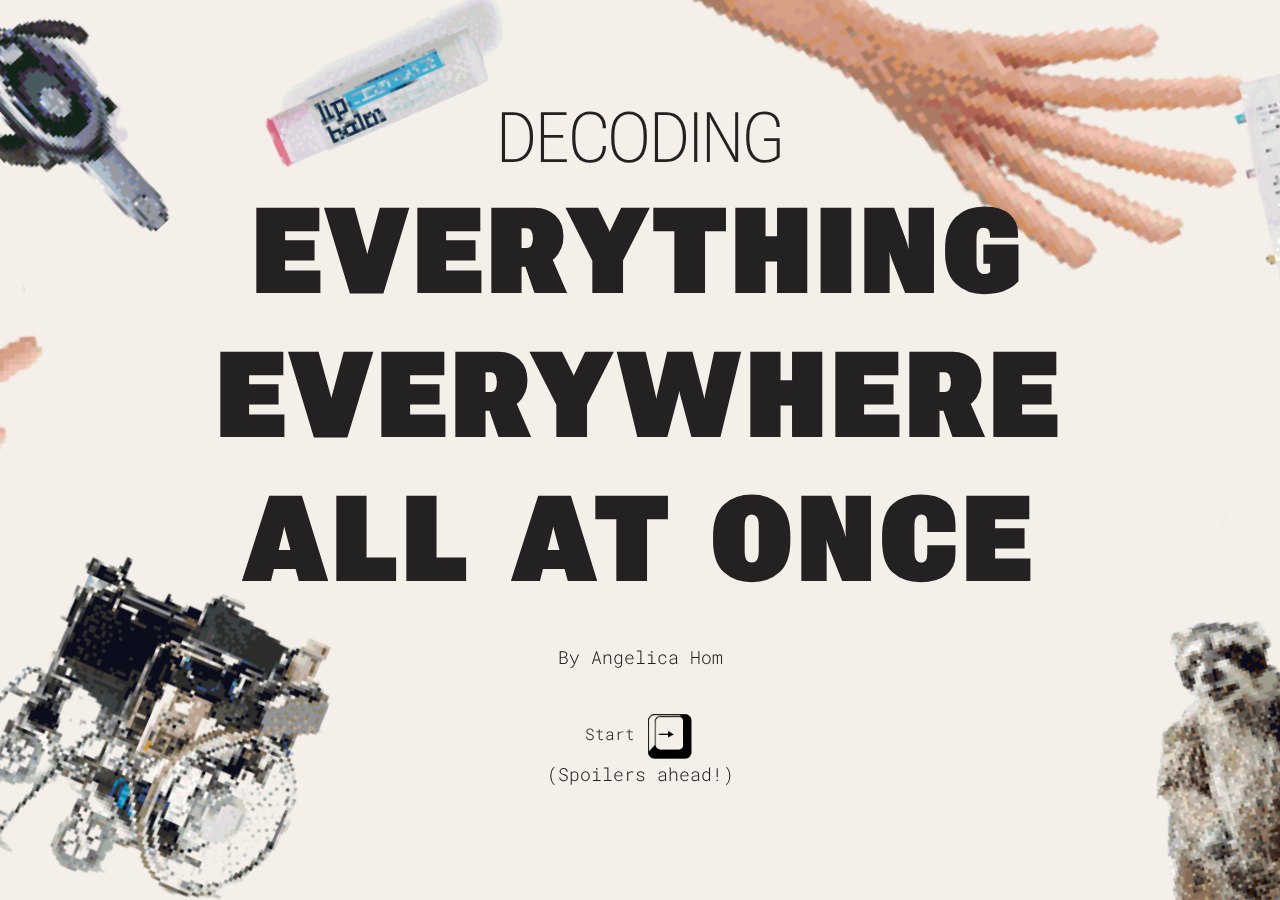
<file: index.html>
<!DOCTYPE html>
<html lang="en">
  <head>
    <meta charset="utf-8" />
    <meta name="viewport" content="width=device-width, initial-scale=1" />
    <link rel="icon" href="assets/images/Googly Eyes Icon.png" type="image/x-icon">
    <title>Decoding Everything Everywhere All at Once</title>
    <link
      href="https://fonts.googleapis.com/css2?family=Roboto+Flex:wght@100;200;300;400;500;600;700;800;900;1000&display=swap"
      rel="stylesheet"
    />
    <link
      href="https://fonts.googleapis.com/css2?family=Roboto+Mono:ital,wght@0,100;0,200;0,300;0,400;0,500;0,600;0,700;1,100;1,200;1,300;1,400;1,500;1,600;1,700&display=swap"
      rel="stylesheet"
    />
    <link
      href="https://cdn.jsdelivr.net/npm/bootstrap@5.1.3/dist/css/bootstrap.min.css"
      rel="stylesheet"
    />
    <link href="assets/css/index.css" rel="stylesheet" />
  </head>
  <body>
    <div class="background">
      <img src="assets/images/Background.svg" alt="Hotdog hands background" />
    </div>

    <div
      class="container-fluid hero-container d-flex align-items-center text-center"
    >
      <div>
        <h1 class="hero-text">
          <span class="decoding">DECODING</span><br /><span class="else"
            >EVERYTHING<br />EVERYWHERE<br />ALL AT ONCE</span
          >
        </h1>
        <br />
        <p>By Angelica Hom</p>
        <br /><a class="navbar-brand" href="intro.html">
          Start
          <img src="assets/images/Right Arrow.png" alt="Intro" height="50" />
        </a>
        <br />
        <p>(Spoilers ahead!)</p>
      </div>
    </div>

    <div id="desktop-message">
      <p>
        Sorry, this website is best viewed in the desktop universe for a better experience.
        <br /><br />
        <img
          src="assets/images/Bagel.png"
          alt="A black Everything Bagel from the film Everything Everywhere All at Once"
          height="100"
          class="spin"
          id="bagel-image"
        />
      </p>
    </div>

    <script src="https://cdn.jsdelivr.net/npm/bootstrap@5.1.3/dist/js/bootstrap.bundle.min.js"></script>
    <script defer src="assets/js/script.js"></script>
  </body>
</html>
</file>
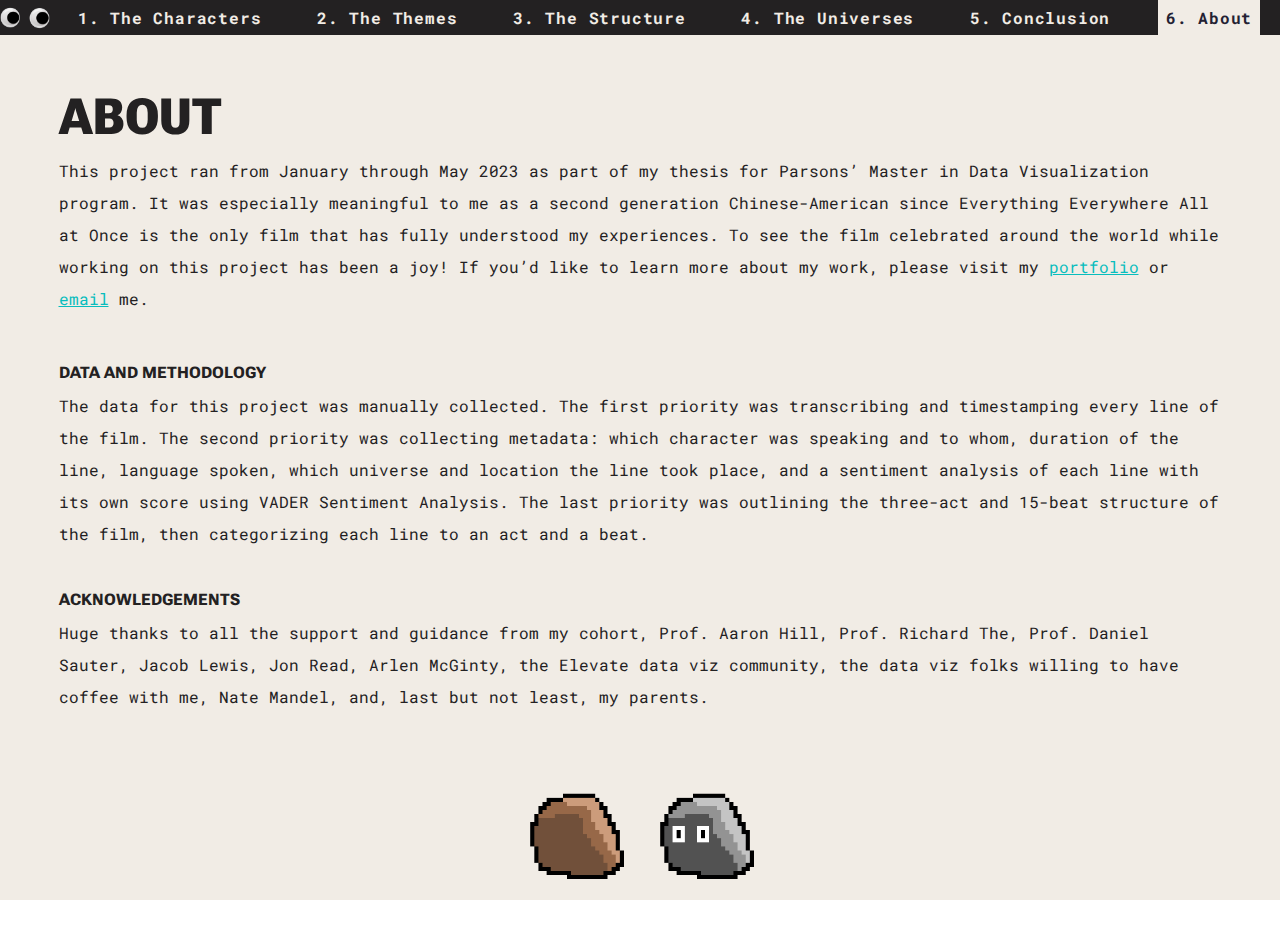
<file: about.html>
<!DOCTYPE html>
<html lang="en">
  <head>
    <meta charset="utf-8" />
    <meta name="viewport" content="width=device-width, initial-scale=1" />
    <link rel="icon" href="assets/images/Googly Eyes Icon.png" type="image/x-icon">
    <link
      href="https://cdn.jsdelivr.net/npm/bootstrap@5.1.3/dist/css/bootstrap.min.css"
      rel="stylesheet"
    />
    <link href="assets/css/about.css" rel="stylesheet" />
    <title>Decoding Everything Everywhere All at Once</title>
  </head>
  <body>
    <nav class="navbar navbar-expand-lg navbar-custom">
      <div class="container-fluid">
        <a class="navbar-brand" href="index.html">
          <img
            src="assets/images/Googly Eyes.png"
            alt="Decoding Everything Everywhere All at Once"
            height="50"
          />
        </a>
        <div class="collapse navbar-collapse" id="navbarNav">
          <ul class="navbar-nav mx-auto">
            <li class="nav-item">
              <a class="nav-link" href="characters.html">1. The Characters</a>
            </li>
            <li class="nav-item">
              <a class="nav-link" href="themes.html">2. The Themes</a>
            </li>
            <li class="nav-item">
              <a class="nav-link" href="structure.html">3. The Structure</a>
            </li>
            <li class="nav-item">
              <a class="nav-link" href="universes.html">4. The Universes</a>
            </li>
            <li class="nav-item">
              <a class="nav-link" href="conclusion.html">5. Conclusion</a>
            </li>
            <li class="nav-item">
              <a class="nav-link btn-selected" href="about.html">6. About</a>
            </li>
          </ul>
        </div>
      </div>
    </nav>

    <div
      class="container-fluid hero-container d-flex justify-content-center align-items-center"
    >
      <div id="content">
        <h2>ABOUT</h2>
        <p>
          This project ran from January through May 2023 as part of my thesis
          for Parsons’ Master in Data Visualization program. It was especially
          meaningful to me as a second generation Chinese-American since
          Everything Everywhere All at Once is the only film that has fully
          understood my experiences. To see the film celebrated around the
          world while working on this project has been a joy! If you’d like to
          learn more about my work, please visit my <a href="https://www.angelicahom.com/" target="_blank">portfolio</a> or <a href="mailto: angelica.hom@gmail.com" target="_blank">email</a> me.<br />
          <br />
        </p>
        <h3>DATA AND METHODOLOGY</h3>
        <p>
          The data for this project was manually collected. The first priority
          was transcribing and timestamping every line of the film. The second
          priority was collecting metadata: which character was speaking and to
          whom, duration of the line, language spoken, which universe and
          location the line took place, and a sentiment analysis of each line
          with its own score using VADER Sentiment Analysis. The last priority
          was outlining the three-act and 15-beat structure of the film, then
          categorizing each line to an act and a beat.
        </p>
        <br />
        <h3>ACKNOWLEDGEMENTS</h3>
        <p>
          Huge thanks to all the support and guidance from my cohort, Prof.
          Aaron Hill, Prof. Richard The, Prof. Daniel Sauter, Jacob Lewis, Jon Read, Arlen McGinty, the
          Elevate data viz community, the data viz folks willing to have coffee
          with me, Nate Mandel, and, last but not least, my parents.
        </p>
        <br />
        <span class="giphy-center">
          <img
            src="assets/images/Rock Joy.gif"
            alt="Pixel version of Joy as a talking rock from Everything Everywhere All at Once"
            height="130"
          />
          <img
            src="assets/images/Rock Evelyn.gif"
            alt="Pixel version of Evelyn as a talking rock from Everything Everywhere All at Once"
            height="130"
          />
        </span>
      </div>
    </div>

    <div id="desktop-message">
      <p>
        Sorry, this website is best viewed in the desktop universe for a better experience.
        <br /><br />
        <img
          src="assets/images/Bagel.png"
          alt="A black Everything Bagel from the film Everything Everywhere All at Once"
          height="100"
          class="spin"
          id="bagel-image"
        />
      </p>
    </div>

    <script>
      document.addEventListener("keydown", function (event) {
        if (event.code === "ArrowLeft") {
          window.location.href = "conclusion.html";
        }
      });
    </script>

    <script src="https://cdn.jsdelivr.net/npm/@popperjs/core@2.11.6/dist/umd/popper.min.js"></script>
    <script src="https://cdn.jsdelivr.net/npm/bootstrap@5.1.3/dist/js/bootstrap.min.js"></script>
  </body>
</html>
</file>
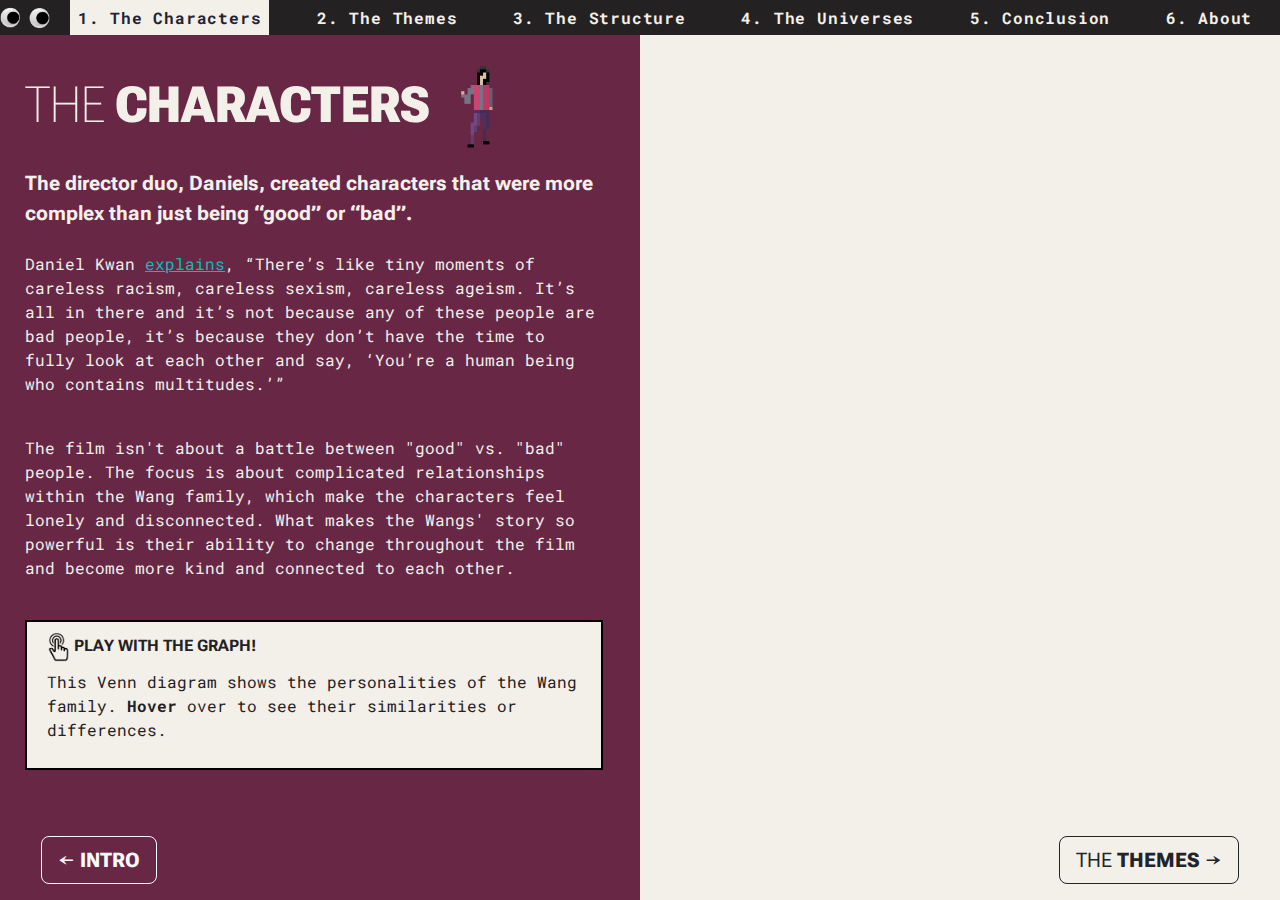
<file: characters.html>
<!DOCTYPE html>
<html lang="en">
  <head>
    <meta charset="utf-8" />
    <meta name="viewport" content="width=device-width, initial-scale=1" />
    <link rel="icon" href="assets/images/Googly Eyes Icon.png" type="image/x-icon">
    <link
      href="https://cdn.jsdelivr.net/npm/bootstrap@5.1.3/dist/css/bootstrap.min.css"
      rel="stylesheet"
    />
    <link href="assets/css/styles.css" rel="stylesheet" />
    <link href="assets/css/characters.css" rel="stylesheet" />
    <title>Decoding Everything Everywhere All at Once</title>
  </head>
  <body>
    <nav class="navbar navbar-expand-lg navbar-custom">
      <div class="container-fluid">
        <a class="navbar-brand" href="index.html">
          <img
            src="assets/images/Googly Eyes.png"
            alt="Decoding Everything Everywhere All at Once"
            height="50"
          />
        </a>
        <div class="collapse navbar-collapse" id="navbarNav">
          <ul class="navbar-nav mx-auto">
            <li class="nav-item">
              <!-- Add "btn-characters" class to the "Characters" button -->
              <a class="nav-link btn-selected" href="characters.html"
                >1. The Characters</a
              >
            </li>
            <li class="nav-item">
              <a class="nav-link" href="themes.html">2. The Themes</a>
            </li>
            <li class="nav-item">
              <a class="nav-link" href="structure.html">3. The Structure</a>
            </li>
            <li class="nav-item">
              <a class="nav-link" href="universes.html">4. The Universes</a>
            </li>
            <li class="nav-item">
              <a class="nav-link" href="conclusion.html">5. Conclusion</a>
            </li>
            <li class="nav-item">
              <a class="nav-link" href="about.html">6. About</a>
            </li>
          </ul>
        </div>
      </div>
    </nav>

    <div class="container-fluid">
      <div class="row">
        <div
          class="col-md-6 d-flex flex-column justify-content-center left-section"
        >
          <div id="content">
            <h2>
              THE <span class="bold">CHARACTERS</span
              ><img
                src="assets/images/Pixel Evelyn.gif"
                alt="Pixelated Evelyn"
                height="100"
              />
            </h2>
            <span class="subheading"
              >The director duo, Daniels, created characters that were
              more complex than just being “good” or “bad”.</span
            >
            <br /><br />
            <p>
              Daniel Kwan
              <a
                href="https://screencraft.org/blog/script-apart-the-daniels-unpack-everything-everywhere-all-at-once/"
                target="_blank"
                >explains</a
              >, “There’s like tiny moments of careless racism, careless sexism,
              careless ageism. It’s all in there and it’s not because any of
              these people are bad people, it’s because they don’t have the time
              to fully look at each other and say, ‘You’re a human being who
              contains multitudes.’”
            </p>
            <br />
            <p>
              The film isn't about a battle between "good" vs. "bad" people. The focus
              is about complicated relationships within the Wang family, which make the characters
              feel lonely and disconnected. What makes the Wangs' story so powerful is their ability to
              change throughout the film and become more kind and connected to each other.
            </p>
            <br />
            <div class="interact">
              <h3>
                <img
                  src="assets/images/Tap.png"
                  alt="UX Tap Icon"
                  height="30"
                />
                PLAY WITH THE GRAPH!
              </h3>
              <p>
                This Venn diagram shows the personalities of
                the Wang family. <b>Hover</b> over to
                see their similarities or differences.
              </p>
            </div>
          </div>
        </div>

        <div class="col-md-6 right-section">
          <div id="container" style="width: 800px; height: 600px"></div>
        </div>

        <div class="nav-sticky-bottom">
          <div class="d-flex justify-content-between">
            <a href="intro.html" class="btn btn-outline-light btn-lg"
              ><span class="button-bold">← INTRO</span></a
            >
            <a href="themes.html" class="btn btn-outline-dark btn-lg"
              >THE <span class="button-bold">THEMES →</span></a
            >
          </div>
        </div>
      </div>
    </div>

    <div id="desktop-message">
      <p>
        Sorry, this website is best viewed in the desktop universe for a better experience.
        <br /><br />
        <img
          src="assets/images/Bagel.png"
          alt="A black Everything Bagel from the film Everything Everywhere All at Once"
          height="100"
          class="spin"
          id="bagel-image"
        />
      </p>
    </div>

    <script src="https://cdn.jsdelivr.net/npm/@popperjs/core@2.11.6/dist/umd/popper.min.js"></script>
    <script src="https://cdn.jsdelivr.net/npm/bootstrap@5.1.3/dist/js/bootstrap.min.js"></script>
    <script src="https://cdn.anychart.com/releases/8.9.0/js/anychart-core.min.js"></script>
    <script src="https://cdn.anychart.com/releases/8.9.0/js/anychart-venn.min.js"></script>
    <script src="https://cdn.anychart.com/releases/8.11.0/js/anychart-data-adapter.min.js"></script>
    <script src="assets/js/characters.js"></script>
  </body>
</html>
</file>
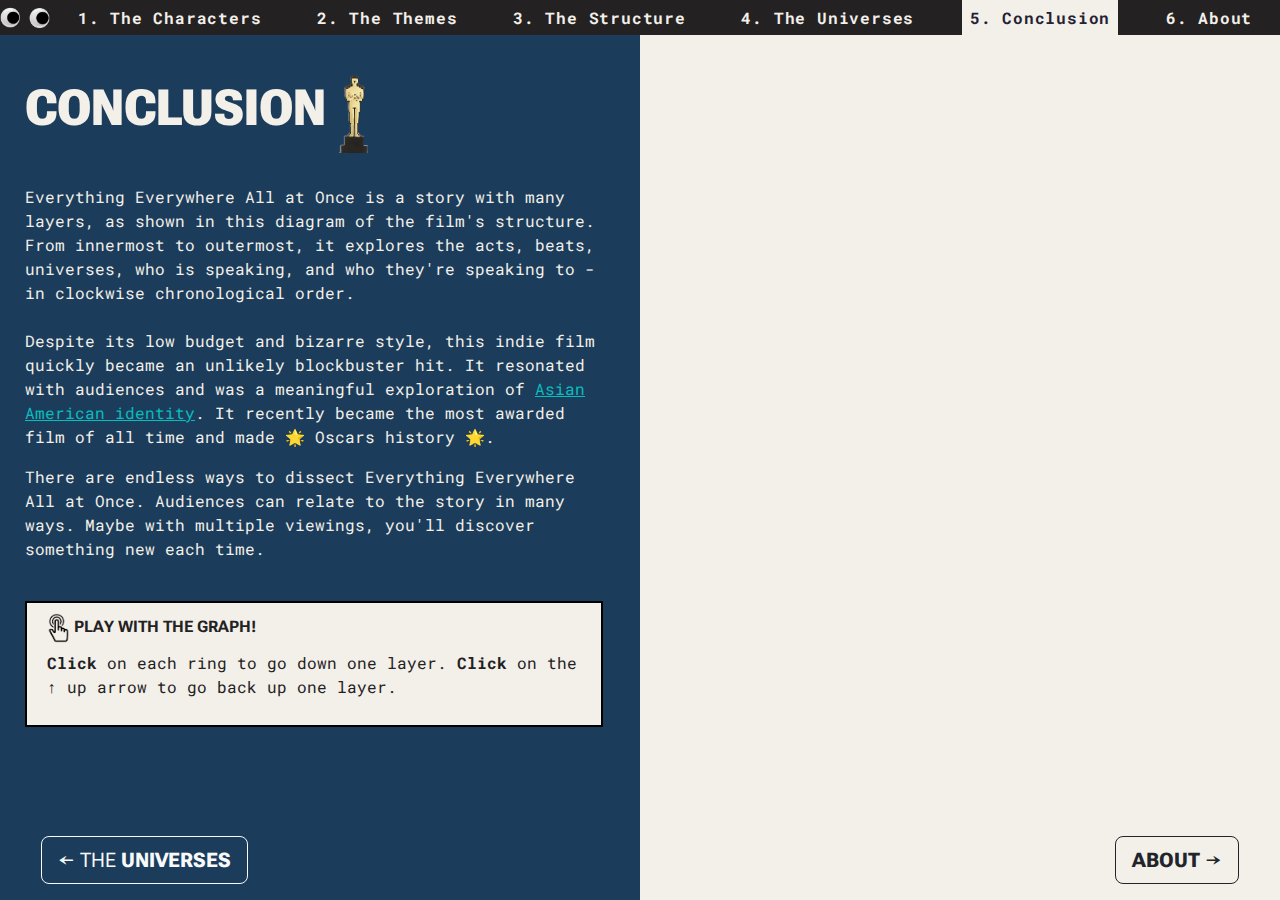
<file: conclusion.html>
<!DOCTYPE html>
<html lang="en">
  <head>
    <meta charset="utf-8" />
    <meta name="viewport" content="width=device-width, initial-scale=1" />
    <link rel="icon" href="assets/images/Googly Eyes Icon.png" type="image/x-icon">
    <link
      href="https://cdn.jsdelivr.net/npm/bootstrap@5.1.3/dist/css/bootstrap.min.css"
      rel="stylesheet"
    />
    <link href="assets/css/styles.css" rel="stylesheet" />
    <link href="assets/css/conclusion.css" rel="stylesheet" />
    <title>Decoding Everything Everywhere All at Once</title>
  </head>
  <body>
    <nav class="navbar navbar-expand-lg navbar-custom">
      <div class="container-fluid">
        <a class="navbar-brand" href="index.html">
          <img
            src="assets/images/Googly Eyes.png"
            alt="Decoding Everything Everywhere All at Once"
            height="50"
          />
        </a>
        <div class="collapse navbar-collapse" id="navbarNav">
          <ul class="navbar-nav mx-auto">
            <li class="nav-item">
              <a class="nav-link" href="characters.html">1. The Characters</a>
            </li>
            <li class="nav-item">
              <a class="nav-link" href="themes.html">2. The Themes</a>
            </li>
            <li class="nav-item">
              <a class="nav-link" href="structure.html">3. The Structure</a>
            </li>
            <li class="nav-item">
              <a class="nav-link" href="universes.html">4. The Universes</a>
            </li>
            <li class="nav-item">
              <a class="nav-link btn-selected" href="conclusion.html"
                >5. Conclusion</a
              >
            </li>
            <li class="nav-item">
              <a class="nav-link" href="about.html">6. About</a>
            </li>
          </ul>
        </div>
      </div>
    </nav>

    <div class="container-fluid">
      <div class="row">
        <div
          class="col-md-6 d-flex flex-column justify-content-center left-section"
        >
          <div id="content">
            <h2>
              <span class="bold">CONCLUSION </span
              ><img
                src="assets/images/Pixel Oscar.png"
                alt="Pixelated Oscar Award"
                height="80"
              />
            </h2>
            <br />
            <p>
              Everything Everywhere All at Once is a story with many layers,
              as shown in this diagram of the film's structure. From 
              innermost to outermost, it explores the acts, beats, universes,
              who is speaking, and who they're speaking to - in clockwise chronological
              order.<br />
              <br />Despite its low budget and bizarre style, this indie film quickly became an unlikely blockbuster hit. It 
              resonated with audiences and was a meaningful exploration of <a href="https://www.rogerebert.com/features/the-impact-of-everything-everywhere-all-at-once-on-the-asian-american-community" target="_blank">Asian American identity</a>. It
              recently became the most awarded film of all time and
              made 🌟 Oscars history 🌟.
            </p>
            <p>
              There are endless ways to dissect Everything Everywhere All at
              Once. Audiences can relate to the story in many ways.
              Maybe with multiple viewings, you'll discover something new
              each time.
            </p>
            <br />

            <div class="interact">
              <h3>
                <img
                  src="assets/images/Tap.png"
                  alt="UX Tap Icon"
                  height="30"
                />
                PLAY WITH THE GRAPH!
              </h3>
              <p>
                <b>Click</b> on each ring to go down one layer. <b>Click</b>
                on the ↑ up arrow to go back up one layer.
              </p>
            </div>
          </div>
        </div>

        <div class="col-md-6 right-section">
          <div class="flourish-embed-container">
            <div
              class="flourish-embed flourish-hierarchy"
              data-src="visualisation/13259897"
            >
              <script src="https://public.flourish.studio/resources/embed.js"></script>
            </div>
          </div>
        </div>

        <div class="nav-sticky-bottom">
          <div class="d-flex justify-content-between">
            <a href="universes.html" class="btn btn-outline-light btn-lg"
              >← THE <span class="button-bold">UNIVERSES</span></a
            >
            <a href="about.html" class="btn btn-outline-dark btn-lg"
              ><span class="button-bold">ABOUT →</span></a
            >
          </div>
        </div>
      </div>
    </div>

    <div id="desktop-message">
      <p>
        Sorry, this website is best viewed in the desktop universe for a better experience.
        <br /><br />
        <img
          src="assets/images/Bagel.png"
          alt="A black Everything Bagel from the film Everything Everywhere All at Once"
          height="100"
          class="spin"
          id="bagel-image"
        />
      </p>
    </div>

    <script src="https://cdn.jsdelivr.net/npm/@popperjs/core@2.11.6/dist/umd/popper.min.js"></script>
    <script src="https://cdn.jsdelivr.net/npm/bootstrap@5.1.3/dist/js/bootstrap.min.js"></script>
    <script src="assets/js/conclusion.js"></script>
  </body>
</html>
</file>
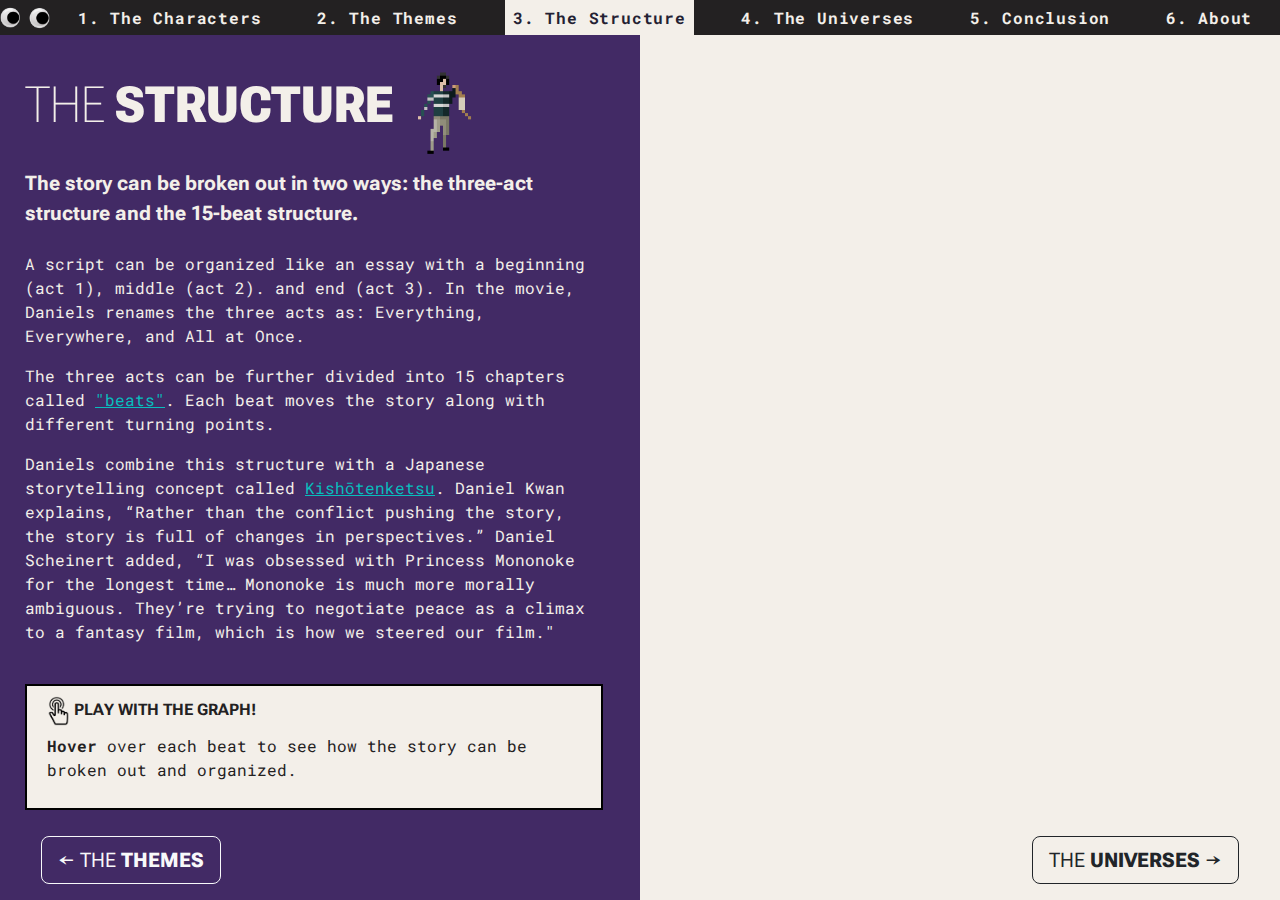
<file: structure.html>
<!DOCTYPE html>
<html lang="en">
  <head>
    <meta charset="utf-8" />
    <meta name="viewport" content="width=device-width, initial-scale=1" />
    <link rel="icon" href="assets/images/Googly Eyes Icon.png" type="image/x-icon">
    <link
      href="https://cdn.jsdelivr.net/npm/bootstrap@5.1.3/dist/css/bootstrap.min.css"
      rel="stylesheet"
    />
    <link href="assets/css/styles.css" rel="stylesheet" />
    <link href="assets/css/structure.css" rel="stylesheet" />
    <title>Decoding Everything Everywhere All at Once</title>
  </head>
  <body>
    <nav class="navbar navbar-expand-lg navbar-custom">
      <div class="container-fluid">
        <a class="navbar-brand" href="index.html">
          <img
            src="assets/images/Googly Eyes.png"
            alt="Decoding Everything Everywhere All at Once"
            height="50"
          />
        </a>
        <div class="collapse navbar-collapse" id="navbarNav">
          <ul class="navbar-nav mx-auto">
            <li class="nav-item">
              <a class="nav-link" href="characters.html">1. The Characters</a>
            </li>
            <li class="nav-item">
              <a class="nav-link" href="themes.html">2. The Themes</a>
            </li>
            <li class="nav-item">
              <a class="nav-link btn-selected" href="structure.html"
                >3. The Structure</a
              >
            </li>
            <li class="nav-item">
              <a class="nav-link" href="universes.html">4. The Universes</a>
            </li>
            <li class="nav-item">
              <a class="nav-link" href="conclusion.html">5. Conclusion</a>
            </li>
            <li class="nav-item">
              <a class="nav-link" href="about.html">6. About</a>
            </li>
          </ul>
        </div>
      </div>
    </nav>

    <div class="container-fluid">
      <div class="row">
        <div
          class="col-md-6 d-flex flex-column justify-content-center left-section"
        >
          <div id="content">
            <h2>
              THE <span class="bold">STRUCTURE</span
              ><img
                src="assets/images/Pixel Waymond.gif"
                alt="Pixelated Waymond"
                height="100"
              />
            </h2>
            <span class="subheading"
              >The story can be broken out in two ways: the
              three-act structure and the 15-beat structure.</span
            >
            <br /><br />
            <p>
              A script can be organized like an essay with a beginning (act 1), 
              middle (act 2). and end (act 3). In the movie, Daniels 
              renames the three acts as:
              Everything, Everywhere, and All at Once.
            </p>
            <p>
              The three acts can be further divided into 15 chapters called
              <a
                href="https://savethecat.com/get-started#1565365814194-e72fe034-d83c"
                target="_blank"
                >"beats"</a
              >. Each beat moves the story along with different turning points.
            </p>
            <p>
              Daniels combine this structure with a Japanese storytelling
              concept called
              <a
                href="https://gizmodo.com/everything-everywhere-all-at-once-interview-the-daniels-1848778652"
                target="_blank"
                >Kishōtenketsu</a
              >. Daniel Kwan explains, “Rather than the conflict pushing the
              story, the story is full of changes in perspectives.” Daniel
              Scheinert added, “I was obsessed with Princess Mononoke for the
              longest time… Mononoke is much more morally ambiguous. They’re
              trying to negotiate peace as a climax to a fantasy film, which is
              how we steered our film."
            </p>
            <br />
            <div class="interact">
              <h3>
                <img
                  src="assets/images/Tap.png"
                  alt="UX Tap Icon"
                  height="30"
                />
                PLAY WITH THE GRAPH!
              </h3>
              <p>
                <b>Hover</b> over each beat to see how the story can be broken out
                and organized.
              </p>
            </div>
          </div>
        </div>

        <div class="col-md-6 right-section">
          <div class="flourish-embed-container">
            <div
              class="flourish-embed flourish-gantt"
              data-src="visualisation/13295955"
            >
              <script src="https://public.flourish.studio/resources/embed.js"></script>
            </div>
          </div>
        </div>

        <div class="nav-sticky-bottom">
          <div class="d-flex justify-content-between">
            <a href="themes.html" class="btn btn-outline-light btn-lg"
              >← THE <span class="button-bold">THEMES</span></a
            >
            <a href="universes.html" class="btn btn-outline-dark btn-lg"
              >THE <span class="button-bold">UNIVERSES →</span></a
            >
          </div>
        </div>
      </div>
    </div>

    <div id="desktop-message">
      <p>
        Sorry, this website is best viewed in the desktop universe for a better experience.
        <br /><br />
        <img
          src="assets/images/Bagel.png"
          alt="A black Everything Bagel from the film Everything Everywhere All at Once"
          height="100"
          class="spin"
          id="bagel-image"
        />
      </p>
    </div>

    <script src="https://cdn.jsdelivr.net/npm/@popperjs/core@2.11.6/dist/umd/popper.min.js"></script>
    <script src="https://cdn.jsdelivr.net/npm/bootstrap@5.1.3/dist/js/bootstrap.min.js"></script>
    <script src="assets/js/structure.js"></script>
  </body>
</html>
</file>
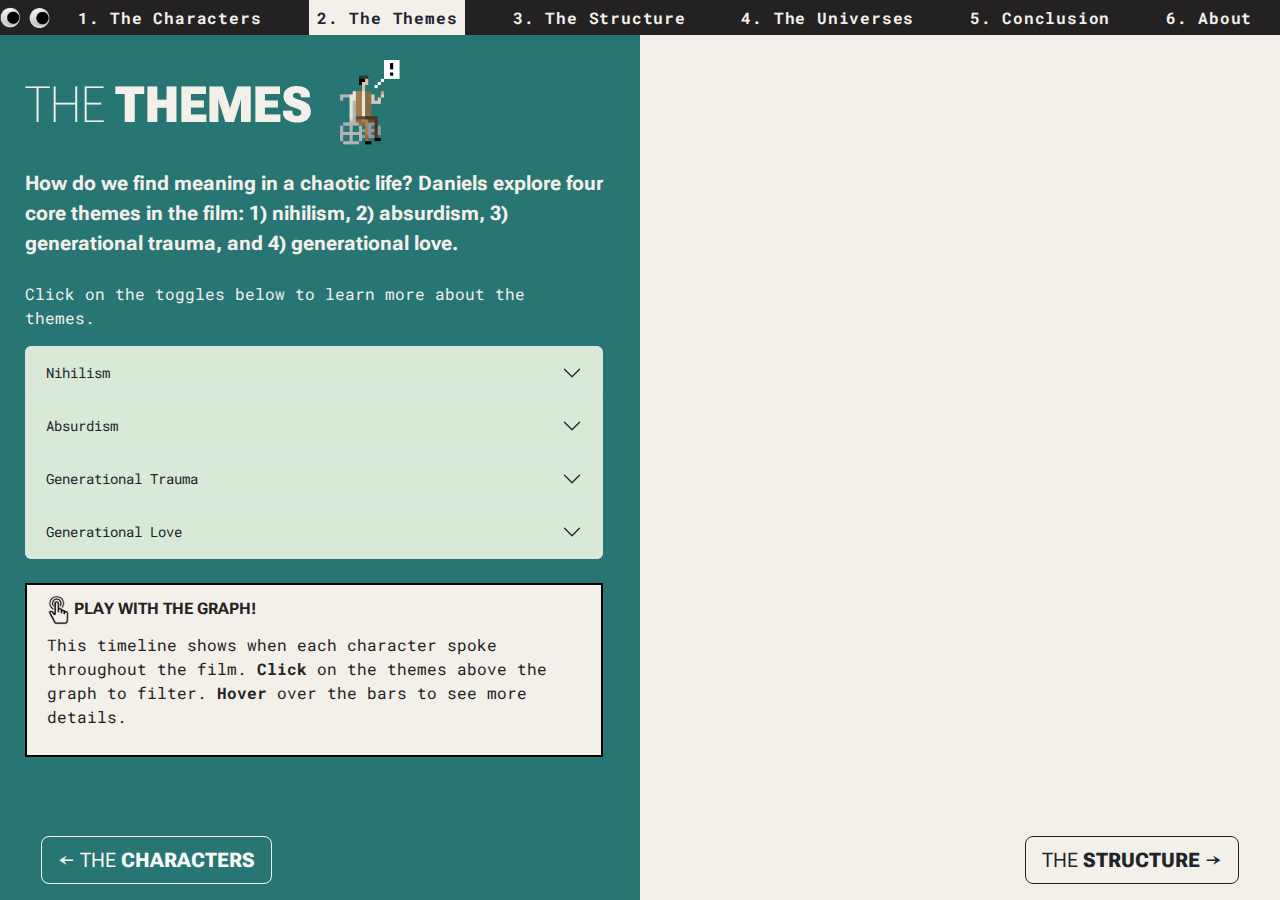
<file: themes.html>
<!DOCTYPE html>
<html lang="en">
  <head>
    <meta charset="utf-8" />
    <meta name="viewport" content="width=device-width, initial-scale=1" />
    <link rel="icon" href="assets/images/Googly Eyes Icon.png" type="image/x-icon">
    <link
      href="https://cdn.jsdelivr.net/npm/bootstrap@5.1.3/dist/css/bootstrap.min.css"
      rel="stylesheet"
    />
    <link href="assets/css/styles.css" rel="stylesheet" />
    <link href="assets/css/themes.css" rel="stylesheet" />
    <title>Decoding Everything Everywhere All at Once</title>
  </head>
  <body>
    <nav class="navbar navbar-expand-lg navbar-custom">
      <div class="container-fluid">
        <a class="navbar-brand" href="index.html">
          <img
            src="assets/images/Googly Eyes.png"
            alt="Decoding Everything Everywhere All at Once"
            height="50"
          />
        </a>
        <div class="collapse navbar-collapse" id="navbarNav">
          <ul class="navbar-nav mx-auto">
            <li class="nav-item">
              <a class="nav-link" href="characters.html">1. The Characters</a>
            </li>
            <li class="nav-item">
              <a class="nav-link btn-selected" href="themes.html"
                >2. The Themes</a
              >
            </li>
            <li class="nav-item">
              <a class="nav-link" href="structure.html">3. The Structure</a>
            </li>
            <li class="nav-item">
              <a class="nav-link" href="universes.html">4. The Universes</a>
            </li>
            <li class="nav-item">
              <a class="nav-link" href="conclusion.html">5. Conclusion</a>
            </li>
            <li class="nav-item">
              <a class="nav-link" href="about.html">6. About</a>
            </li>
          </ul>
        </div>
      </div>
    </nav>

    <div class="container-fluid">
      <div class="row">
        <div
          class="col-md-6 d-flex flex-column justify-content-center left-section"
        >
          <div id="content">
            <h2>
              THE <span class="bold">THEMES</span
              ><img
                src="assets/images/Pixel Gong Gong.gif"
                alt="Pixelated Gong Gong"
                height="100"
              />
            </h2>
            <span class="subheading"
              >How do we find meaning in a chaotic life?
              Daniels explore four core themes in the film: 1) nihilism, 2) absurdism,
              3) generational trauma, and 4) generational love.</span
            >
            <br /><br />
            <p>Click on the toggles below to learn more about the themes.</p>
            <div class="accordion" id="themesAccordion">
              <div class="accordion-item">
                <h2 class="accordion-header" id="nihilismHeading">
                  <button
                    class="accordion-button collapsed"
                    type="button"
                    data-bs-toggle="collapse"
                    data-bs-target="#nihilism"
                    aria-expanded="false"
                    aria-controls="nihilism"
                  >
                    Nihilism
                  </button>
                </h2>
                <div
                  id="nihilism"
                  class="accordion-collapse collapse"
                  aria-labelledby="nihilismHeading"
                  data-bs-parent="#themesAccordion"
                >
                  <div class="accordion-body">
                    <a
                      href="https://en.wikipedia.org/wiki/Nihilism"
                      target="_blank"
                      >Nihilism</a
                    >
                    is a philosophy that life is meaningless. In the film, Joy
                    is tired of Evelyn's inability to pay attention. Joy
                    reaches her breaking point and becomes Jobu Tupacki. Jobu
                    searches the multiverse for the "right" Evelyn who shares her unhappiness
                    with life and is willing to kill anyone who stands in her
                    way. Joy creates her "Everything Bagel," a tool that sucks
                    everything into oblivion to make all her pain go away.
                    <b
                      >Nearly halfway into the film, Joy/Jobu summarizes this theme by saying, “Nothing
                      matters… If nothing matters, then all the pain and guilt
                      you feel for making nothing of your life, it goes away.
                      Sucked into a bagel” [1:01:02].</b
                    >
                  </div>
                </div>
              </div>
              <div class="accordion-item">
                <h2 class="accordion-header" id="absurdismHeading">
                  <button
                    class="accordion-button collapsed"
                    type="button"
                    data-bs-toggle="collapse"
                    data-bs-target="#absurdism"
                    aria-expanded="false"
                    aria-controls="absurdism"
                  >
                    Absurdism
                  </button>
                </h2>
                <div
                  id="absurdism"
                  class="accordion-collapse collapse"
                  aria-labelledby="absurdismHeading"
                  data-bs-parent="#themesAccordion"
                >
                  <div class="accordion-body">
                    <a
                      href="https://en.wikipedia.org/wiki/Absurdism"
                      target="_blank"
                      >Absurdism</a
                    >
                    is the belief that even though our existence is pointless,
                    people can still find meaning in life. In the film, Waymond
                    fully embraces absurdism using an unlikely superpower that
                    holds the family together amidst the chaos:
                    <a
                      href="https://www.bfi.org.uk/sight-and-sound/interviews/daniel-kwan-daniel-scheinert-interviewed-edgar-wright"
                      target="_blank"
                      >kindness</a
                    >. Waymond’s googly eyes are a visual contrast to what the
                    Everything Bagel represents, having a black center
                    surrounded by white.
                    <b
                      >In the beginning, Evelyn rips off his googly eyes and
                      says, “Sometimes I wonder how he would have survived
                      without me.” [0:08:04] Later, Waymond tells her, “When I
                      choose to see the good side of things, I'm not being
                      naive… It is strategic and necessary. It's how I've
                      learned to survive through everything” [1:45:43].</b
                    >
                  </div>
                </div>
              </div>
              <div class="accordion-item">
                <h2 class="accordion-header" id="generationalTraumaHeading">
                  <button
                    class="accordion-button collapsed"
                    type="button"
                    data-bs-toggle="collapse"
                    data-bs-target="#generationalTrauma"
                    aria-expanded="false"
                    aria-controls="generationalTrauma"
                  >
                    Generational Trauma
                  </button>
                </h2>
                <div
                  id="generationalTrauma"
                  class="accordion-collapse collapse"
                  aria-labelledby="generationalTraumaHeading"
                  data-bs-parent="#themesAccordion"
                >
                  <div class="accordion-body">
                    In the movie, generational trauma was caused by high
                    expectations and a lack of empathy between Gong Gong,
                    Evelyn, and Joy.
                    <b
                      >In a flashback, Gong Gong says to young Evelyn, “If you
                      abandon this family for that silly boy, then we will
                      abandon you. You are not my daughter anymore” [0:14:24].
                      This moment shapes the rest of their relationship.</b
                    >
                    Decades later, Evelyn still tries to please Gong Gong
                    despite his constant statements of disapproval like “Hmph. Another
                    laundromat” [0:12:41] or “Little girl. Always running away.
                    Never finishing what you started” [0:25:56]. Since this is
                    the only example of parenting she knows, Evelyn treats Waymond
                    and Joy with the same emotional distance.
                  </div>
                </div>
              </div>
              <div class="accordion-item">
                <h2 class="accordion-header" id="generationalLoveHeading">
                  <button
                    class="accordion-button collapsed"
                    type="button"
                    data-bs-toggle="collapse"
                    data-bs-target="#generationalLove"
                    aria-expanded="false"
                    aria-controls="generationalLove"
                  >
                    Generational Love
                  </button>
                </h2>
                <div
                  id="generationalLove"
                  class="accordion-collapse collapse"
                  aria-labelledby="generationalLoveHeading"
                  data-bs-parent="#themesAccordion"
                >
                  <div class="accordion-body">
                    Evelyn eventually breaks the cycle of generational trauma by choosing
                    to treat everyone with love, empathy, and acceptance.
                    <b
                      >She tells Gong Gong, “I am no longer willing to do to my
                      daughter what you did to me… It's okay if you can't be
                      proud of me. Because I finally am. You may see in her all
                      of your greatest fears squeezed into one person… But now I
                      see. It's okay that she's a mess” [1:59:43].</b
                    >
                    Daniel Kwan
                    <a
                      href="https://www.theverge.com/2022/3/25/22994662/the-daniels-everything-everywhere-all-at-once-interview-michelle-yeoh"
                      target="_blank"
                      >explains</a
                    >, “If progress is to happen, the older generation has to be
                    willing to listen… And the young generation will have to be
                    kind and patient.”
                  </div>
                </div>
              </div>
            </div>

            <br />
            <div class="interact">
              <h3>
                <img
                  src="assets/images/Tap.png"
                  alt="UX Tap Icon"
                  height="30"
                />
                PLAY WITH THE GRAPH!
              </h3>
              <p>
                This timeline shows when each character spoke throughout the
                film. <b>Click</b> on the themes above the graph to filter. <b>Hover</b> over
                the bars to see more details.
              </p>
            </div>
          </div>
        </div>

        <div class="col-md-6 right-section">
          <div class="flourish-embed-container">
            <div
              class="flourish-embed flourish-gantt"
              data-src="visualisation/13244371"
            >
              <script src="https://public.flourish.studio/resources/embed.js"></script>
            </div>
          </div>
        </div>

        <div class="nav-sticky-bottom">
          <div class="d-flex justify-content-between">
            <a href="characters.html" class="btn btn-outline-light btn-lg"
              >← THE <span class="button-bold">CHARACTERS</span></a
            >
            <a href="structure.html" class="btn btn-outline-dark btn-lg"
              >THE <span class="button-bold">STRUCTURE →</span></a
            >
          </div>
        </div>
      </div>
    </div>

    <div id="desktop-message">
      <p>
        Sorry, this website is best viewed in the desktop universe for a better experience.
        <br /><br />
        <img
          src="assets/images/Bagel.png"
          alt="A black Everything Bagel from the film Everything Everywhere All at Once"
          height="100"
          class="spin"
          id="bagel-image"
        />
      </p>
    </div>

    <script src="https://cdn.jsdelivr.net/npm/@popperjs/core@2.11.6/dist/umd/popper.min.js"></script>
    <script src="https://cdn.jsdelivr.net/npm/bootstrap@5.1.3/dist/js/bootstrap.min.js"></script>
    <script src="assets/js/themes.js"></script>
  </body>
</html>
</file>
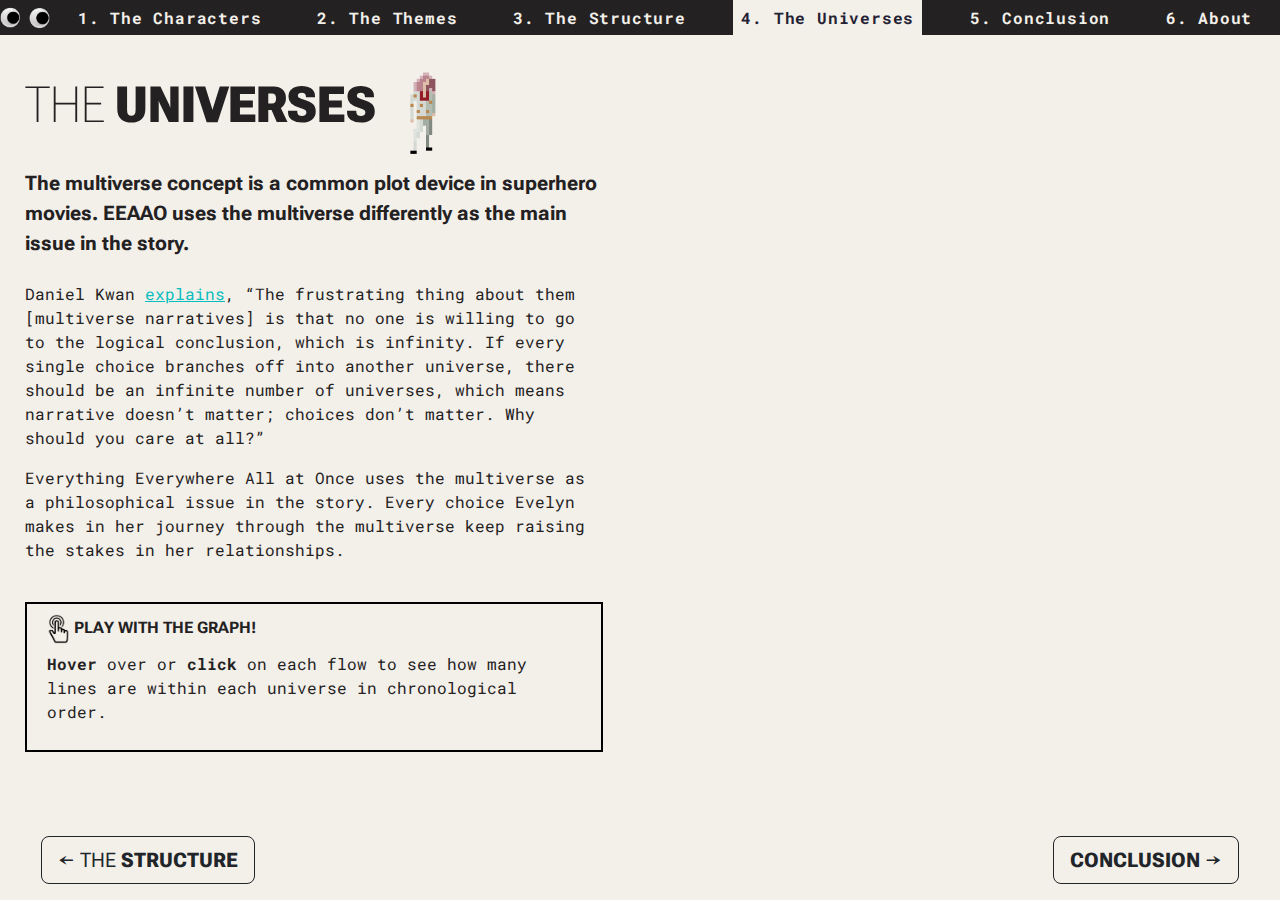
<file: universes.html>
<!DOCTYPE html>
<html lang="en">
  <head>
    <meta charset="utf-8" />
    <meta name="viewport" content="width=device-width, initial-scale=1" />
    <link rel="icon" href="assets/images/Googly Eyes Icon.png" type="image/x-icon">
    <link
      href="https://cdn.jsdelivr.net/npm/bootstrap@5.1.3/dist/css/bootstrap.min.css"
      rel="stylesheet"
    />
    <link href="assets/css/styles.css" rel="stylesheet" />
    <link href="assets/css/universes.css" rel="stylesheet" />
    <title>Decoding Everything Everywhere All at Once</title>
  </head>
  <body>
    <nav class="navbar navbar-expand-lg navbar-custom">
      <div class="container-fluid">
        <a class="navbar-brand" href="index.html">
          <img
            src="assets/images/Googly Eyes.png"
            alt="Decoding Everything Everywhere All at Once"
            height="50"
          />
        </a>
        <div class="collapse navbar-collapse" id="navbarNav">
          <ul class="navbar-nav mx-auto">
            <li class="nav-item">
              <a class="nav-link" href="characters.html">1. The Characters</a>
            </li>
            <li class="nav-item">
              <a class="nav-link" href="themes.html">2. The Themes</a>
            </li>
            <li class="nav-item">
              <a class="nav-link" href="structure.html">3. The Structure</a>
            </li>
            <li class="nav-item">
              <a class="nav-link btn-selected" href="universes.html"
                >4. The Universes</a
              >
            </li>
            <li class="nav-item">
              <a class="nav-link" href="conclusion.html">5. Conclusion</a>
            </li>
            <li class="nav-item">
              <a class="nav-link" href="about.html">6. About</a>
            </li>
          </ul>
        </div>
      </div>
    </nav>

    <div class="container-fluid">
      <div class="row">
        <div
          class="col-md-6 d-flex flex-column justify-content-center left-section"
        >
          <div id="content">
            <h2>
              THE <span class="bold">UNIVERSES</span
              ><img
                src="assets/images/Pixel Joy.gif"
                alt="Pixelated Joy"
                height="100"
              />
            </h2>
            <span class="subheading"
              >The multiverse concept is a common plot device in
              superhero movies. EEAAO uses the multiverse differently as
              the main issue in the story.</span
            >
            <br /><br />
            <p>
              Daniel Kwan
              <a
                href="https://www.theringer.com/movies/2022/3/29/23000959/everything-everywhere-all-at-once-multiverse"
                target="_blank"
                >explains</a
              >, “The frustrating thing about them [multiverse narratives] is
              that no one is willing to go to the logical conclusion, which is
              infinity. If every single choice branches off into another
              universe, there should be an infinite number of universes, which
              means narrative doesn’t matter; choices don’t matter. Why should
              you care at all?”
            </p>
            <p>
              Everything Everywhere All at Once uses the multiverse as
              a philosophical issue in the story. Every choice Evelyn makes
              in her journey through the multiverse keep raising the stakes in 
              her relationships.
            </p>
            <br />
            <div class="interact">
              <h3>
                <img
                  src="assets/images/Tap.png"
                  alt="UX Tap Icon"
                  height="30"
                />
                PLAY WITH THE GRAPH!
              </h3>
              <p>
                <b>Hover</b> over
                or <b>click</b> on each flow to see how many lines are within each universe
                in chronological order.
              </p>
            </div>
          </div>
        </div>

        <div class="col-md-6 right-section">
          <div class="vertical-center">
            <div class="flourish-embed-container">
              <div
                class="flourish-embed flourish-sankey"
                data-src="visualisation/12966991"
              >
                <script src="https://public.flourish.studio/resources/embed.js"></script>
              </div>
            </div>
          </div>
        </div>

        <div class="nav-sticky-bottom">
          <div class="d-flex justify-content-between">
            <a href="structure.html" class="btn btn-outline-dark btn-lg"
              >← THE <span class="button-bold">STRUCTURE</span></a
            >
            <a href="conclusion.html" class="btn btn-outline-dark btn-lg"
              ><span class="button-bold">CONCLUSION →</span></a
            >
          </div>
        </div>
      </div>
    </div>

    <div id="desktop-message">
      <p>
        Sorry, this website is best viewed in the desktop universe for a better experience.
        <br /><br />
        <img
          src="assets/images/Bagel.png"
          alt="A black Everything Bagel from the film Everything Everywhere All at Once"
          height="100"
          class="spin"
          id="bagel-image"
        />
      </p>
    </div>

    <script src="https://cdn.jsdelivr.net/npm/@popperjs/core@2.11.6/dist/umd/popper.min.js"></script>
    <script src="https://cdn.jsdelivr.net/npm/bootstrap@5.1.3/dist/js/bootstrap.min.js"></script>
    <script src="assets/js/universes.js"></script>
  </body>
</html>
</file>
<file: assets/css/index.css>
@import url('https://fonts.googleapis.com/css2?family=Roboto+Flex:wght@100;200;300;400;500;600;700;800;900;1000&display=swap');
@import url('https://fonts.googleapis.com/css2?family=Roboto+Mono:ital,wght@0,100;0,200;0,300;0,400;0,500;0,600;0,700;1,100;1,200;1,300;1,400;1,500;1,600;1,700&display=swap');

body, html {
    height: 100%;
    margin: 0;
    overflow-x: hidden;
    font-family: 'Roboto Flex', sans-serif;
}


.background {
    position: fixed;
    background-color: #F4EFE9;
    top: 0;
    left: 0;
    width: 100%;
    height: 100%;
    overflow: hidden;
    z-index: -1; /* negative z-index to place behind other elements */
}

.background img {
    position: absolute;
    top: 0;
    left: 0;
    width: 100%;
    height: 100%;
    object-fit: cover;
}

.hero-container {
    height: 100vh;
    display: flex;
    justify-content: center;
    align-items: center;
    background-color: transparent;
    color: #232122;
}

@media (max-width: 768px) {
  .hero-text {
    font-size: 2rem;
  }
}

.decoding {
    font-style: normal;
    font-weight: 300;
    font-size: 70px;
    color: #232122;
}

.else {
    font-style: normal;
    font-weight: 1000;
    font-size: 120px;
    letter-spacing: 0.05em;
    color: #232122;
}

p {
    font-family: 'Roboto Mono', sans-serif!important;
    font-style: normal;
    font-weight: 300;
    font-size: 18px;
    color: #232122;
}

/* Change the color of an inactive (unvisited) hyperlink */
a {
    font-family: 'Roboto Mono', sans-serif!important;
    font-style: normal;
    font-weight: 300;
    color: #232122; /* Replace with your desired color */
}

/* Change the color of a hyperlink when hovered over */
a:hover {
    font-family: 'Roboto Mono', sans-serif!important;
    font-style: normal;
    font-weight: 300;
    color: #5A9; /* Replace with your desired color */
}

/*Desktop-only message*/
#desktop-message {
    display: none;
    position: fixed;
    top: 0;
    left: 0;
    width: 100%;
    height: 100%;
    background-color: #f3efe9;
    color: #232122;
    font-size: 4rem;
    font-family: 'Roboto Mono';
    line-height: 1.2;
    text-align: center;
}
#desktop-message p {
    position: absolute;
    top: 50%;
    left: 50%;
    transform: translate(-50%, -50%);
    margin: 0;
}
@media only screen and (max-width: 1080px) {
    #desktop-message {
        display: block;
        font-size: 2rem;
    }
}

#bagel-image.spin {
  animation-name: spin;
  animation-duration: 2s;
  animation-iteration-count: infinite;
  animation-timing-function: linear;
}

@keyframes spin {
  from {
    transform: rotate(0deg);
  }
  to {
    transform: rotate(360deg);
  }
}
</file>
<file: assets/css/about.css>
@import url('https://fonts.googleapis.com/css2?family=Roboto+Flex:wght@100;200;300;400;500;600;700;800;900;1000&display=swap');
@import url('https://fonts.googleapis.com/css2?family=Roboto+Mono:ital,wght@0,100;0,200;0,300;0,400;0,500;0,600;0,700;1,100;1,200;1,300;1,400;1,500;1,600;1,700&display=swap');

body, html {
    height: 100%;
    margin: 0;
    overflow: hidden;
}

.container-fluid {
    height: calc(100% - 35px); /* Subtract navbar height */
    padding: 0;
}

.hero-container {
    height: 100vh;
    display: flex;
    justify-content: center;
    align-items: center;
    background-color: #F1ECE5;
    color: #232122;
}

.hero-container #content {
    padding: 25px;
}

.giphy-center {
  display: flex;
  justify-content: center;
}

@media (max-width: 768px) {
  .hero-text {
    font-size: 2rem;
  }
}

.hero-container h2 {
    font-family: 'Roboto Flex', sans-serif;
    font-style: normal;
    font-weight: 800;
    font-size: 50px;
}

.hero-container h3 {
    font-family: 'Roboto Flex', sans-serif;
    font-style: normal;
    font-weight: 800;
    font-size: 16px;
}

.hero-container p {
    font-family: 'Roboto Mono', sans-serif;
    font-style: normal;
    font-weight: 400;
    font-size: 16px;
    line-height: 32px;
    align-items: center;
    color: #232122;
    max-width: 1163px;
}

/* NAVBAR */
.navbar-custom {
    margin-bottom: 0;
    height: 35px;
    align-items: center; /* Center the navbar content vertically */
    background-color: #232122; /* New navbar background color */
    width: 100%; /* Make the navbar container wider */
    font-family: 'Roboto Mono', monospace; /* Specify the font family */
    font-weight: 700;
}

.navbar-custom .navbar-brand,
.navbar-custom .nav-link {
    color: #F1ECE5;
    padding: 0;
    line-height: 35px;
    font-size: 16px;
    letter-spacing: 0.05em;
    font-family: 'Roboto Mono', monospace;
    margin: 0; /* Add a margin to create more space between nav items */
}

.navbar-custom .navbar-nav {
    flex-grow: 1;
    display: flex;
    justify-content: space-around; /* Spread out the nav items */
}

.navbar-custom .nav-link:hover {
    color: #232122;
    background-color: #F1ECE5; /* New background color on hover */
}

/* Change the color of an inactive (unvisited) hyperlink */
a {
    color: #08BDBD; /* Replace with your desired color */
}

/* Change the color of a hyperlink when hovered over */
a:hover {
    color: #5A9; /* Replace with your desired color */
}

/* Change the background-color and color for the "Characters" button */
.btn-selected {
    background-color: #F1ECE5 !important;
    color: #232133 !important;
}

/*Desktop-only message*/
#desktop-message {
    display: none;
    position: fixed;
    top: 0;
    left: 0;
    width: 100%;
    height: 100%;
    background-color: #f3efe9;
    color: #232122;
    font-size: 4rem;
    font-family: 'Roboto Mono';
    line-height: 1.2;
    text-align: center;
}
#desktop-message p {
    position: absolute;
    top: 50%;
    left: 50%;
    transform: translate(-50%, -50%);
    margin: 0;
}
@media only screen and (max-width: 1080px) {
    #desktop-message {
        display: block;
        font-size: 2rem;
    }
}

#bagel-image.spin {
  animation-name: spin;
  animation-duration: 2s;
  animation-iteration-count: infinite;
  animation-timing-function: linear;
}

@keyframes spin {
  from {
    transform: rotate(0deg);
  }
  to {
    transform: rotate(360deg);
  }
}
</file>
<file: assets/css/styles.css>
@import url('https://fonts.googleapis.com/css2?family=Roboto+Flex:wght@100;200;300;400;500;600;700;800;900;1000&display=swap');
@import url('https://fonts.googleapis.com/css2?family=Roboto+Mono:ital,wght@0,100;0,200;0,300;0,400;0,500;0,600;0,700;1,100;1,200;1,300;1,400;1,500;1,600;1,700&display=swap');

body, html {
    margin: 0;
    height: 100%;
    overflow-x: hidden;
}

.container-fluid {
    height: calc(100% - 35px); /* Subtract navbar height */
    padding: 0;
}

.row {
    height: 100%;
}

/* NAVBAR */
.navbar-custom {
    margin-bottom: 0;
    height: 35px;
    align-items: center; /* Center the navbar content vertically */
    background-color: #232122; /* New navbar background color */
    width: 100%; /* Make the navbar container wider */
    font-family: 'Roboto Mono', monospace; /* Specify the font family */
    font-weight: 700;
}

.navbar-custom .navbar-brand,
.navbar-custom .nav-link {
    color: #F3EFE9;
    padding: 0;
    line-height: 35px;
    font-size: 16px;
    letter-spacing: 0.05em;
    font-family: 'Roboto Mono', monospace;
    margin: 0; /* Add a margin to create more space between nav items */
}

.navbar-custom .navbar-nav {
    flex-grow: 1;
    display: flex;
    justify-content: space-around; /* Spread out the nav items */
}

.navbar-custom .nav-link:hover {
    color: #232122;
    background-color: #F3EFE9; /* New background color on hover */
}

/* Change the background-color and color for the "Characters" button */
.btn-selected {
    background-color: #F3EFE9 !important;
    color: #232133 !important;
}

/* Change the color of an inactive (unvisited) hyperlink */
a {
    color: #08BDBD; /* Replace with your desired color */
}

/* Change the color of a hyperlink when hovered over */
a:hover {
    color: #5A9; /* Replace with your desired color */
}

/* RIGHT SECTION STYLE */
.right-section {
    background-color: #F3EFE9;
}

/* LEFT SECTION STYLE */
.left-section {
    color: #F3EFE9; /* Set text color to white for better contrast */
    justify-content: flex-start!important;
    position: relative;
}

.left-section #content {
    padding: 25px;
}

.left-section #content h2 {
    font-family: 'Roboto Flex', sans-serif;
    font-style: normal;
    font-weight: 200;
    font-size: 50px;
}

.left-section #content .subheading {
    font-family: 'Roboto Flex', sans-serif;
    font-style: normal;
    font-weight: 700;
    font-size: 20px;
}

.left-section #content h3 {
    font-family: 'Roboto Flex', sans-serif;
    font-style: normal;
    font-weight: 700;
    font-size: 16px;
}

@media (max-width: 768px) {
  h2 {
    font-size: 28px;
  }
}

.left-section #content .bold {
    font-weight: 800;
}

.left-section #content p {
    font-family: 'Roboto Mono', monospace;
    font-style: normal;
    font-weight: 400;
    font-size: 16px;
}

.justify-content-between {
    padding: 0px 25px!important;
    font-family: 'Roboto Flex', sans-serif!important;
}

.interact {
    border: 2px solid black;
    background-color: #F3EFE9;
    color: #232122;
    padding: 10px 20px;
}

.button-bold {
    font-weight: 800;
}

.nav-sticky-bottom {
    position: absolute;
    bottom: 0;
    left: 0;
    right: 0;
    padding: 1rem;
}

/*Desktop-only message*/
#desktop-message {
    display: none;
    position: fixed;
    top: 0;
    left: 0;
    width: 100%;
    height: 100%;
    background-color: #f3efe9;
    color: #232122;
    font-size: 4rem;
    font-family: 'Roboto Mono';
    line-height: 1.2;
    text-align: center;
}
#desktop-message p {
    position: absolute;
    top: 50%;
    left: 50%;
    transform: translate(-50%, -50%);
    margin: 0;
}
@media only screen and (max-width: 1200px) {
    #desktop-message {
        display: block;
        font-size: 2rem;
    }
}

#bagel-image.spin {
  animation-name: spin;
  animation-duration: 2s;
  animation-iteration-count: infinite;
  animation-timing-function: linear;
}

@keyframes spin {
  from {
    transform: rotate(0deg);
  }
  to {
    transform: rotate(360deg);
  }
}
</file>
<file: assets/css/characters.css>
/* LEFT SECTION STYLE */
.left-section {
    background-color: #692746;
}

/* VISUALIZATION */
#container {
    margin: 0;
    position: relative;
    top: 50%;
    -ms-transform: translateY(-50%);
    transform: translateY(-50%);
}

/*Desktop-only message*/
#desktop-message {
    display: none;
    position: fixed;
    top: 0;
    left: 0;
    width: 100%;
    height: 100%;
    background-color: #f3efe9;
    color: #232122;
    font-size: 4rem;
    font-family: 'Roboto Mono';
    line-height: 1.2;
    text-align: center;
}
#desktop-message p {
    position: absolute;
    top: 50%;
    left: 50%;
    transform: translate(-50%, -50%);
    margin: 0;
}
@media only screen and (max-width: 1080px) {
    #desktop-message {
        display: block;
        font-size: 2rem;
    }
}

#bagel-image.spin {
  animation-name: spin;
  animation-duration: 2s;
  animation-iteration-count: infinite;
  animation-timing-function: linear;
}

@keyframes spin {
  from {
    transform: rotate(0deg);
  }
  to {
    transform: rotate(360deg);
  }
}
</file>
<file: assets/css/conclusion.css>
.hero-container {
    height: 100vh;
    display: flex;
    justify-content: center;
    align-items: center;
    background-color: #F1ECE5;
    color: #232122;
    background-image:
        url("assets/images/Rock Joy.gif"), /* lower left image */
        url("assets/images/Rock Evelyn.gif"); /* lower right image */
    background-repeat: no-repeat;
    background-size: 15%;
    background-position: bottom left, bottom right; /* position the images */
}

/* RIGHT SECTION STYLE */
.right-section {
    display: flex;
    align-items: center; /* Vertically center the content */
    justify-content: center; /* Horizontally center the content */
}

/* LEFT SECTION STYLE */
.left-section {
    background-color: #1B3D5B;
}

.left-section #content {
    padding-top: 38px;
}

/* VISUALIZATION */
.flourish-embed-container {
    width: 100%;
}

/*Desktop-only message*/
#desktop-message {
    display: none;
    position: fixed;
    top: 0;
    left: 0;
    width: 100%;
    height: 100%;
    background-color: #f3efe9;
    color: #232122;
    font-size: 4rem;
    font-family: 'Roboto Mono';
    line-height: 1.2;
    text-align: center;
}
#desktop-message p {
    position: absolute;
    top: 50%;
    left: 50%;
    transform: translate(-50%, -50%);
    margin: 0;
}
@media only screen and (max-width: 1080px) {
    #desktop-message {
        display: block;
        font-size: 2rem;
    }
}

#bagel-image.spin {
  animation-name: spin;
  animation-duration: 2s;
  animation-iteration-count: infinite;
  animation-timing-function: linear;
}

@keyframes spin {
  from {
    transform: rotate(0deg);
  }
  to {
    transform: rotate(360deg);
  }
}
</file>
<file: assets/css/structure.css>
/* RIGHT SECTION STYLE */
.right-section {
    display: flex;
    align-items: center; /* Vertically center the content */
    justify-content: center; /* Horizontally center the content */
}

/* LEFT SECTION STYLE */
.left-section {
    background-color: #422A65;
}

.left-section #content li {
    font-family: 'Roboto Mono', monospace;
    font-style: normal;
    font-weight: 400;
    font-size: 16px;
}

/* VISUALIZATION */
.flourish-embed-container {
    width: 100%;
}

/*Desktop-only message*/
#desktop-message {
    display: none;
    position: fixed;
    top: 0;
    left: 0;
    width: 100%;
    height: 100%;
    background-color: #f3efe9;
    color: #232122;
    font-size: 4rem;
    font-family: 'Roboto Mono';
    line-height: 1.2;
    text-align: center;
}
#desktop-message p {
    position: absolute;
    top: 50%;
    left: 50%;
    transform: translate(-50%, -50%);
    margin: 0;
}
@media only screen and (max-width: 1080px) {
    #desktop-message {
        display: block;
        font-size: 2rem;
    }
}

#bagel-image.spin {
  animation-name: spin;
  animation-duration: 2s;
  animation-iteration-count: infinite;
  animation-timing-function: linear;
}

@keyframes spin {
  from {
    transform: rotate(0deg);
  }
  to {
    transform: rotate(360deg);
  }
}
</file>
<file: assets/css/themes.css>
/* Change the font of the accordion buttons */
.accordion-button {
    font-family: 'Roboto Mono', sans-serif;
    font-size: 14px;
    background-color: #D9E9D8;
}

/* Change the font of the accordion content */
.accordion-body {
    font-family: 'Roboto Mono', monospace;
    font-size: 13px;
    color: #003D3C;
}

/* RIGHT SECTION STYLE */
.right-section {
    display: flex;
    align-items: center; /* Vertically center the content */
    justify-content: center; /* Horizontally center the content */
}

/* LEFT SECTION STYLE */
.left-section {
    background-color: #277674;
}

/* VISUALIZATION */
.flourish-embed-container {
    width: 100%;
}

/*Desktop-only message*/
#desktop-message {
    display: none;
    position: fixed;
    top: 0;
    left: 0;
    width: 100%;
    height: 100%;
    background-color: #f3efe9;
    color: #232122;
    font-size: 4rem;
    font-family: 'Roboto Mono';
    line-height: 1.2;
    text-align: center;
}
#desktop-message p {
    position: absolute;
    top: 50%;
    left: 50%;
    transform: translate(-50%, -50%);
    margin: 0;
}
@media only screen and (max-width: 1080px) {
    #desktop-message {
        display: block;
        font-size: 2rem;
    }
}

#bagel-image.spin {
  animation-name: spin;
  animation-duration: 2s;
  animation-iteration-count: infinite;
  animation-timing-function: linear;
}

@keyframes spin {
  from {
    transform: rotate(0deg);
  }
  to {
    transform: rotate(360deg);
  }
}
</file>
<file: assets/css/universes.css>
/* LEFT SECTION STYLE */
.left-section {
    background-color: #F3EFE9;
    color: #232122; /* Set text color to white for better contrast */
}

/* VISUALIZATION */
.vertical-center {
  margin: 0;
  position: relative;
  top: 50%;
  -ms-transform: translateY(-50%);
  transform: translateY(-50%);
}

/*Desktop-only message*/
#desktop-message {
    display: none;
    position: fixed;
    top: 0;
    left: 0;
    width: 100%;
    height: 100%;
    background-color: #f3efe9;
    color: #232122;
    font-size: 4rem;
    font-family: 'Roboto Mono';
    line-height: 1.2;
    text-align: center;
}
#desktop-message p {
    position: absolute;
    top: 50%;
    left: 50%;
    transform: translate(-50%, -50%);
    margin: 0;
}
@media only screen and (max-width: 1080px) {
    #desktop-message {
        display: block;
        font-size: 2rem;
    }
}

#bagel-image.spin {
  animation-name: spin;
  animation-duration: 2s;
  animation-iteration-count: infinite;
  animation-timing-function: linear;
}

@keyframes spin {
  from {
    transform: rotate(0deg);
  }
  to {
    transform: rotate(360deg);
  }
}
</file>
